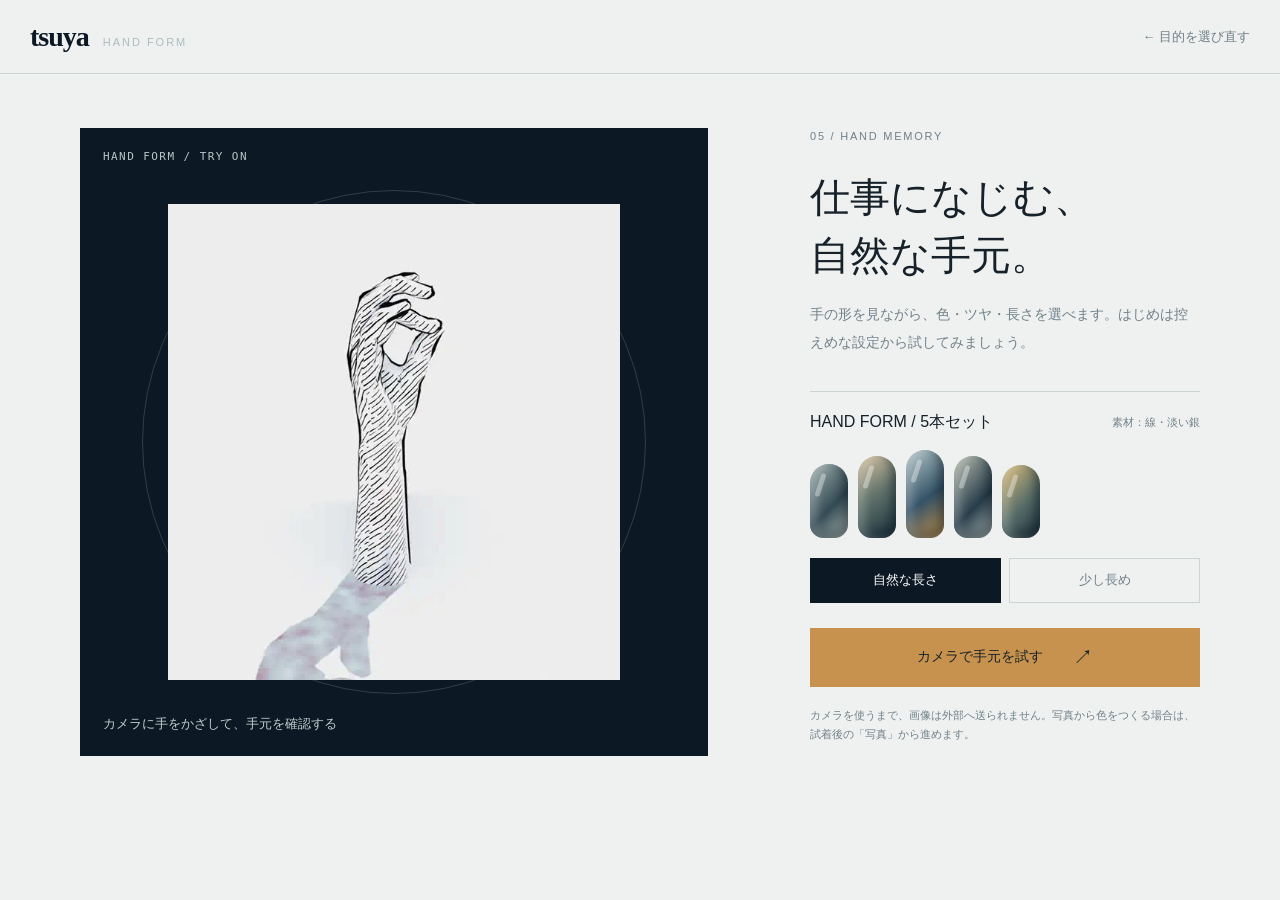
<file: male-prototype/try.html>
<!doctype html><html lang="ja"><head><meta charset="utf-8"><meta name="viewport" content="width=device-width,initial-scale=1,viewport-fit=cover"><meta name="theme-color" content="#0c1824"><title>tsuya / 手元を試す</title><link rel="stylesheet" href="style.css?v=male01"></head><body class="try-page"><header class="try-top"><a class="brand" href="./">tsuya<small>HAND FORM</small></a><a class="back" href="./">← 目的を選び直す</a></header><main class="try-layout"><section class="try-stage"><span class="try-stamp">HAND FORM / TRY ON</span><img class="try-hand" src="../experience-prototype/art-assets/hand-drawing.webp" alt="試着する手元"><span class="try-help">カメラに手をかざして、手元を確認する</span></section><section class="try-copy"><p class="eyebrow">05 / HAND MEMORY</p><h1>仕事になじむ、<br>自然な手元。</h1><p class="summary">手の形を見ながら、色・ツヤ・長さを選べます。はじめは控えめな設定から試してみましょう。</p><div class="set-panel"><div class="set-panel-head"><b>HAND FORM / 5本セット</b><span>素材：線・淡い銀</span></div><div class="nails" aria-label="5本のネイル見本"><i></i><i></i><i></i><i></i><i></i></div><div class="option-label"><button class="active">自然な長さ</button><button>少し長め</button></div></div><a class="primary try-button" href="../special-prototype/app.html?try=HAND&length=short&v=male01">カメラで手元を試す <span>↗</span></a><p class="fine-print">カメラを使うまで、画像は外部へ送られません。写真から色をつくる場合は、試着後の「写真」から進めます。</p></section></main><script>document.querySelectorAll('.option-label button').forEach(b=>b.addEventListener('click',()=>{document.querySelectorAll('.option-label button').forEach(x=>x.classList.remove('active'));b.classList.add('active')}));</script></body></html>
</file>
<file: male-prototype/style.css>
:root{--navy:#0c1824;--navy2:#13283a;--ink:#16212a;--muted:#71808a;--line:#ccd3d4;--paper:#eef1ef;--white:#f7f8f5;--steel:#b7c2c3;--amber:#c6924d;--green:#64796f}
*{box-sizing:border-box}html{scroll-behavior:smooth}body{margin:0;background:var(--paper);color:var(--ink);font-family:-apple-system,BlinkMacSystemFont,"Hiragino Sans","Yu Gothic",sans-serif}a{text-decoration:none;color:inherit}button{font:inherit;cursor:pointer}button:focus-visible,a:focus-visible{outline:2px solid var(--amber);outline-offset:4px}
.top{height:84px;padding:0 clamp(22px,5vw,72px);display:flex;align-items:center;justify-content:space-between;border-bottom:1px solid #ffffff18;background:var(--navy);color:#eef1ef}.brand{font:600 28px/1 Georgia,serif;letter-spacing:-1px}.brand small{font:11px sans-serif;letter-spacing:.18em;margin-left:14px;color:#adbcc0}.top-nav{display:flex;gap:32px;font-size:12px;letter-spacing:.08em}.top-nav a{opacity:.7}.top-nav a:hover{opacity:1}.top-nav a:last-child{color:#e2b976;opacity:1}
.hero{min-height:calc(100vh - 84px);background:var(--navy);color:#f5f7f3;padding:clamp(55px,9vw,130px) clamp(22px,9vw,140px) 45px;display:grid;grid-template-columns:1fr 1fr;gap:7vw;align-items:center}.hero h1{font-size:clamp(45px,6vw,88px);font-weight:400;line-height:1.22;letter-spacing:.01em;margin:0 0 28px}.hero h1 em{font-style:normal;color:#d9b473}.eyebrow{font-size:11px;letter-spacing:.16em;line-height:1.6;color:var(--muted);margin:0 0 22px}.hero .eyebrow{color:#9eafb2}.hero-lead{font-size:16px;line-height:2;letter-spacing:.04em;color:#cbd4d4;margin:0 0 37px}.hero-actions{display:flex;gap:14px;align-items:center}.primary{display:inline-flex;align-items:center;justify-content:space-between;gap:30px;min-height:52px;padding:15px 22px;background:var(--amber);color:#17212a;border:1px solid var(--amber);font-size:14px}.primary span{font-size:20px}.secondary{color:#d6dddd;text-decoration:underline;text-underline-offset:6px;font-size:13px;padding:14px}.hero-visual{position:relative;min-height:470px;background:#172c3b;overflow:hidden}.hero-visual img{width:100%;height:100%;min-height:470px;object-fit:cover;opacity:.82;filter:saturate(.55) contrast(1.1)}.visual-data{position:absolute;inset:21px;display:flex;justify-content:space-between;align-items:flex-start;color:#e9eeea;font:11px ui-monospace,monospace;letter-spacing:.12em}.visual-caption{position:absolute;left:21px;right:21px;bottom:20px;padding-top:14px;border-top:1px solid #ffffff70;display:flex;justify-content:space-between;color:#fff;font-size:13px}.visual-caption small{color:#becbca;margin-left:12px;letter-spacing:.15em}.hero-note{grid-column:1/-1;display:flex;justify-content:space-between;border-top:1px solid #ffffff26;padding-top:17px;color:#91a2a4;font:10px ui-monospace,monospace;letter-spacing:.12em}
.hero-minimal{grid-template-columns:1.12fr .88fr;gap:clamp(34px,8vw,120px);padding-top:clamp(28px,5vw,72px)}.hero-minimal .hero-visual{min-height:min(66vh,650px)}.hero-minimal .hero-visual img{min-height:min(66vh,650px)}.hero-minimal .hero-copy{padding-bottom:4vh}.hero-minimal h1{font-size:clamp(54px,7vw,104px);letter-spacing:-.03em}.hero-minimal .eyebrow{margin-bottom:28px}
.purpose{max-width:1260px;margin:auto;padding:120px clamp(22px,9vw,140px) 70px}.purpose-head{display:flex;justify-content:space-between;align-items:flex-end;margin-bottom:38px}.purpose h2,.collection h2,.footer-call h2{font-weight:400;font-size:clamp(30px,4vw,54px);line-height:1.35;margin:0}.purpose-head>span{font-size:12px;color:var(--muted)}.purpose-grid{display:grid;grid-template-columns:repeat(4,1fr);gap:12px}.purpose-card{min-height:210px;background:var(--white);border:1px solid var(--line);padding:22px;display:flex;flex-direction:column;justify-content:space-between;transition:.25s}.purpose-card:hover,.purpose-card.active{background:var(--navy);color:#f5f7f3;border-color:var(--navy)}.purpose-card:hover .purpose-icon,.purpose-card.active .purpose-icon{color:#e0ba79}.purpose-card b{font-size:21px;font-weight:500}.purpose-card small{font-size:12px;color:var(--muted);line-height:1.8}.purpose-card:hover small,.purpose-card.active small{color:#aebfc1}.purpose-icon{font-size:28px;color:var(--green)}
.collection{padding:100px clamp(22px,9vw,140px);background:#dce3e0}.collection-head{max-width:1260px;margin:0 auto 34px;display:flex;justify-content:space-between;align-items:flex-end}.collection-head .eyebrow{margin:0}.collection-grid{max-width:1260px;margin:auto;display:grid;grid-template-columns:repeat(3,1fr);gap:18px}.work-card{background:var(--white);padding:0 0 18px;transition:.25s}.work-card:hover{transform:translateY(-4px);box-shadow:0 13px 25px #0c182418}.work-card img{width:100%;aspect-ratio:1.4;object-fit:cover;display:block;filter:saturate(.6)}.work-meta{display:flex;justify-content:space-between;padding:16px 17px 0;align-items:end}.work-meta small{font:10px ui-monospace,monospace;letter-spacing:.13em;color:var(--muted)}.work-meta h3{font-size:15px;font-weight:400;margin:7px 0 0}.arrow{font-size:21px;color:var(--green)}
.footer-call{background:var(--navy2);color:#edf1ed;padding:90px clamp(22px,9vw,140px);display:flex;justify-content:space-between;align-items:end;gap:30px}.footer-call .eyebrow{color:#a8b6b6}.footer-call p{color:#becbca;line-height:1.9;font-size:14px}.footer{background:var(--navy);color:#9eafb2;padding:30px clamp(22px,5vw,72px) 110px;display:flex;justify-content:space-between;font-size:11px;letter-spacing:.1em}.dock{display:none}
/* Try-on screen */
.try-page{background:var(--paper);min-height:100vh}.try-top{height:74px;padding:0 30px;display:flex;align-items:center;justify-content:space-between;border-bottom:1px solid var(--line);background:var(--paper)}.try-top .brand{color:var(--navy)}.back{font-size:13px;color:var(--muted)}.try-layout{max-width:1180px;margin:auto;padding:54px 30px 100px;display:grid;grid-template-columns:1fr 390px;gap:8vw}.try-stage{background:var(--navy);min-height:600px;position:relative;display:flex;align-items:center;justify-content:center;overflow:hidden}.try-stage::before{content:"";position:absolute;width:80%;aspect-ratio:1;border:1px solid #ffffff28;border-radius:50%}.try-hand{width:72%;position:relative;z-index:1;filter:saturate(.64) contrast(1.1)}.try-stamp{position:absolute;z-index:2;left:23px;top:22px;color:#b9c6c6;font:11px ui-monospace,monospace;letter-spacing:.13em}.try-help{position:absolute;bottom:23px;left:23px;color:#c1cecd;font-size:13px}.try-copy{align-self:center}.try-copy h1{font-size:40px;font-weight:400;line-height:1.45;margin:0 0 16px}.try-copy .summary{color:var(--muted);font-size:14px;line-height:2;margin:0 0 35px}.set-panel{border-top:1px solid var(--line);padding-top:20px;margin-bottom:25px}.set-panel-head{display:flex;justify-content:space-between;align-items:center;margin-bottom:17px}.set-panel-head b{font-weight:500}.set-panel-head span{font-size:11px;color:var(--muted)}.nails{display:flex;gap:10px;align-items:end}.nails i{display:block;width:38px;height:74px;border-radius:21px 21px 15px 15px;background:linear-gradient(135deg,#a1b2af,#344b55 58%,#b8c2bc);box-shadow:inset 7px 0 9px #ffffff33,inset -5px -5px 10px #07141b70;position:relative}.nails i:nth-child(2){height:82px;background:linear-gradient(150deg,#d7c2a0,#65756d 45%,#172f3c)}.nails i:nth-child(3){height:88px;background:linear-gradient(145deg,#b6c9ca,#345267 55%,#c7924b)}.nails i:nth-child(4){height:82px;background:linear-gradient(135deg,#b8bdaf,#283d4a 60%,#b5c0be)}.nails i:nth-child(5){height:73px;background:linear-gradient(135deg,#ddbc78,#566c68 56%,#1b2e3b)}.nails i::after{content:"";position:absolute;left:8px;top:9px;width:5px;height:24px;border-radius:9px;background:#ffffff5c;transform:rotate(18deg)}.option-label{display:flex;gap:8px;margin:20px 0}.option-label button{flex:1;min-height:45px;border:1px solid var(--line);background:transparent;color:var(--muted);font-size:13px}.option-label button.active{background:var(--navy);color:#fff;border-color:var(--navy)}.try-button{width:100%;min-height:56px;justify-content:center}.fine-print{font-size:11px;line-height:1.8;color:var(--muted);margin-top:19px}
@media(max-width:760px){.top{height:70px;padding:0 20px}.top-nav{display:none}.brand{font-size:25px}.hero{min-height:0;padding:24px 18px 20px;display:flex;flex-direction:column;align-items:stretch;gap:24px}.hero-minimal{padding-top:18px;gap:22px}.hero h1{font-size:48px;margin-bottom:20px}.hero-minimal h1{font-size:56px;margin-bottom:25px}.hero-minimal .eyebrow{margin-bottom:20px}.hero-actions{display:block}.hero .primary{width:100%;}.hero .secondary{display:flex;justify-content:center}.hero-visual,.hero-minimal .hero-visual{min-height:57vh}.hero-visual img,.hero-minimal .hero-visual img{min-height:57vh}.hero-note{font-size:8px}.purpose{padding:68px 22px 42px}.purpose-head{display:block;margin-bottom:25px}.purpose-head>span{display:block;margin-top:14px}.purpose-grid{grid-template-columns:repeat(2,1fr);gap:8px}.purpose-card{min-height:170px;padding:16px}.purpose-card b{font-size:16px}.purpose-card small{font-size:11px}.collection{padding:65px 22px}.collection-head{display:block;margin-bottom:24px}.collection-grid{grid-template-columns:repeat(2,1fr);gap:12px}.work-meta{padding:11px 11px 0}.work-meta h3{font-size:12px}.work-meta small{font-size:8px}.arrow{font-size:17px}.footer-call{display:block;padding:65px 22px}.footer-call .primary{margin-top:23px;width:100%}.footer{padding:25px 22px 100px}.footer span:last-child{display:none}.dock{display:flex;position:fixed;z-index:8;bottom:16px;left:50%;transform:translateX(-50%);background:#f5f7f3f2;border:1px solid var(--line);padding:5px;border-radius:30px;box-shadow:0 5px 20px #0c18241c}.dock a{padding:11px 23px;font-size:13px;border-radius:22px}.dock a:first-child{background:var(--navy);color:#fff}.try-top{height:66px;padding:0 20px}.try-layout{display:flex;flex-direction:column;padding:25px 20px 100px;gap:26px}.try-stage{min-height:390px}.try-hand{width:76%}.try-copy h1{font-size:31px;margin-bottom:11px}.try-copy .summary{font-size:13px;margin-bottom:24px}.nails{justify-content:center}.try-button{min-height:54px}.try-stamp{font-size:10px;left:15px;top:15px}.try-help{left:15px;bottom:15px;font-size:12px}}
</file>
